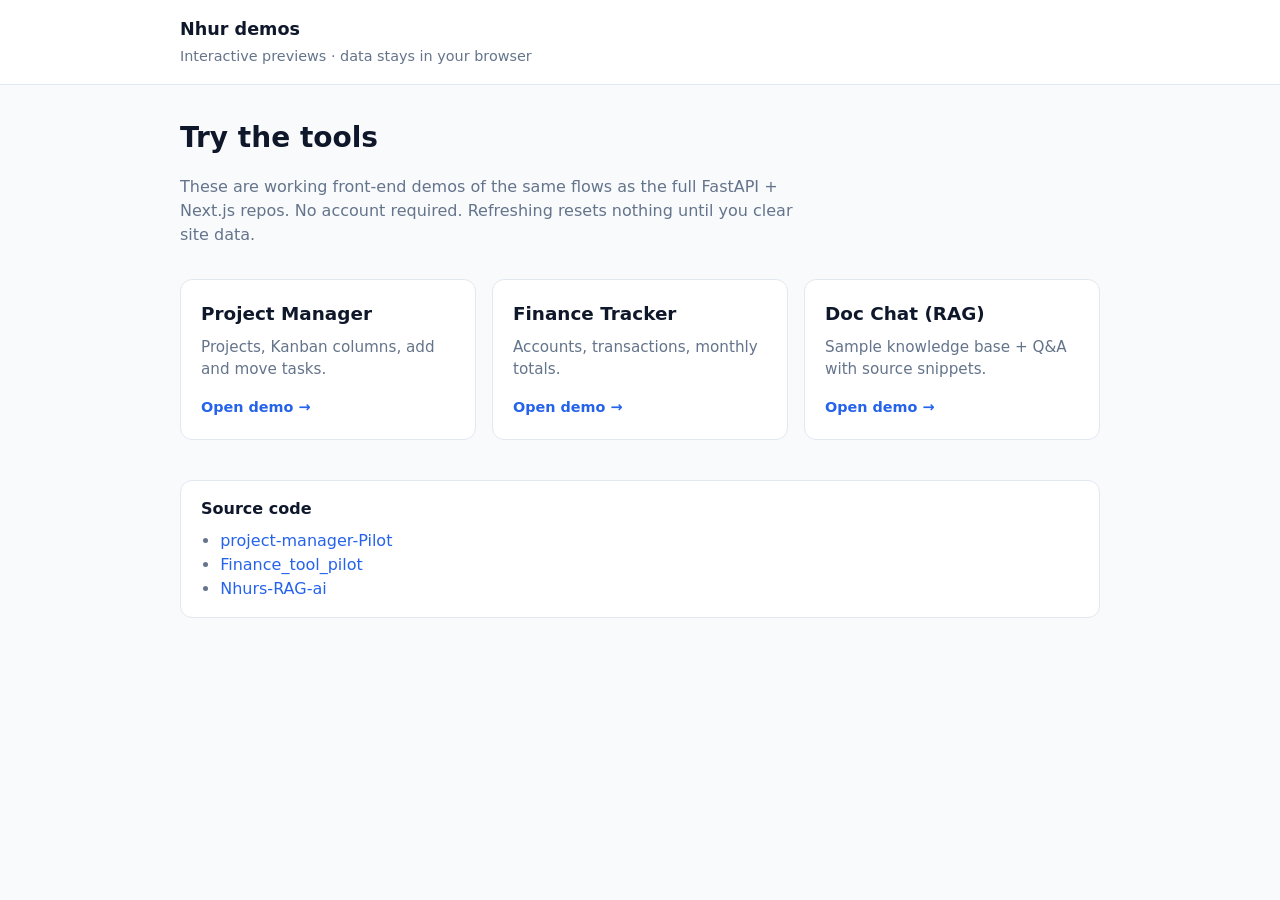
<file: index.html>
<!DOCTYPE html>
<html lang="en">
<head>
  <meta charset="UTF-8" />
  <meta name="viewport" content="width=device-width, initial-scale=1" />
  <title>Nhur — live demos</title>
  <link rel="stylesheet" href="styles.css" />
</head>
<body>
  <header class="top">
    <div class="wrap">
      <a class="logo" href="index.html">Nhur demos</a>
      <p class="tag">Interactive previews · data stays in your browser</p>
    </div>
  </header>

  <main class="wrap">
    <h1>Try the tools</h1>
    <p class="lead">
      These are working front-end demos of the same flows as the full FastAPI + Next.js repos.
      No account required. Refreshing resets nothing until you clear site data.
    </p>

    <div class="cards">
      <a class="card" href="pm/">
        <h2>Project Manager</h2>
        <p>Projects, Kanban columns, add and move tasks.</p>
        <span class="go">Open demo →</span>
      </a>
      <a class="card" href="finance/">
        <h2>Finance Tracker</h2>
        <p>Accounts, transactions, monthly totals.</p>
        <span class="go">Open demo →</span>
      </a>
      <a class="card" href="rag/">
        <h2>Doc Chat (RAG)</h2>
        <p>Sample knowledge base + Q&A with source snippets.</p>
        <span class="go">Open demo →</span>
      </a>
    </div>

    <section class="note">
      <h3>Source code</h3>
      <ul>
        <li><a href="https://github.com/Invenitur42/project-manager-Pilot">project-manager-Pilot</a></li>
        <li><a href="https://github.com/Invenitur42/Finance_tool_pilot">Finance_tool_pilot</a></li>
        <li><a href="https://github.com/Invenitur42/Nhurs-RAG-ai">Nhurs-RAG-ai</a></li>
      </ul>
    </section>
  </main>
</body>
</html>
</file>
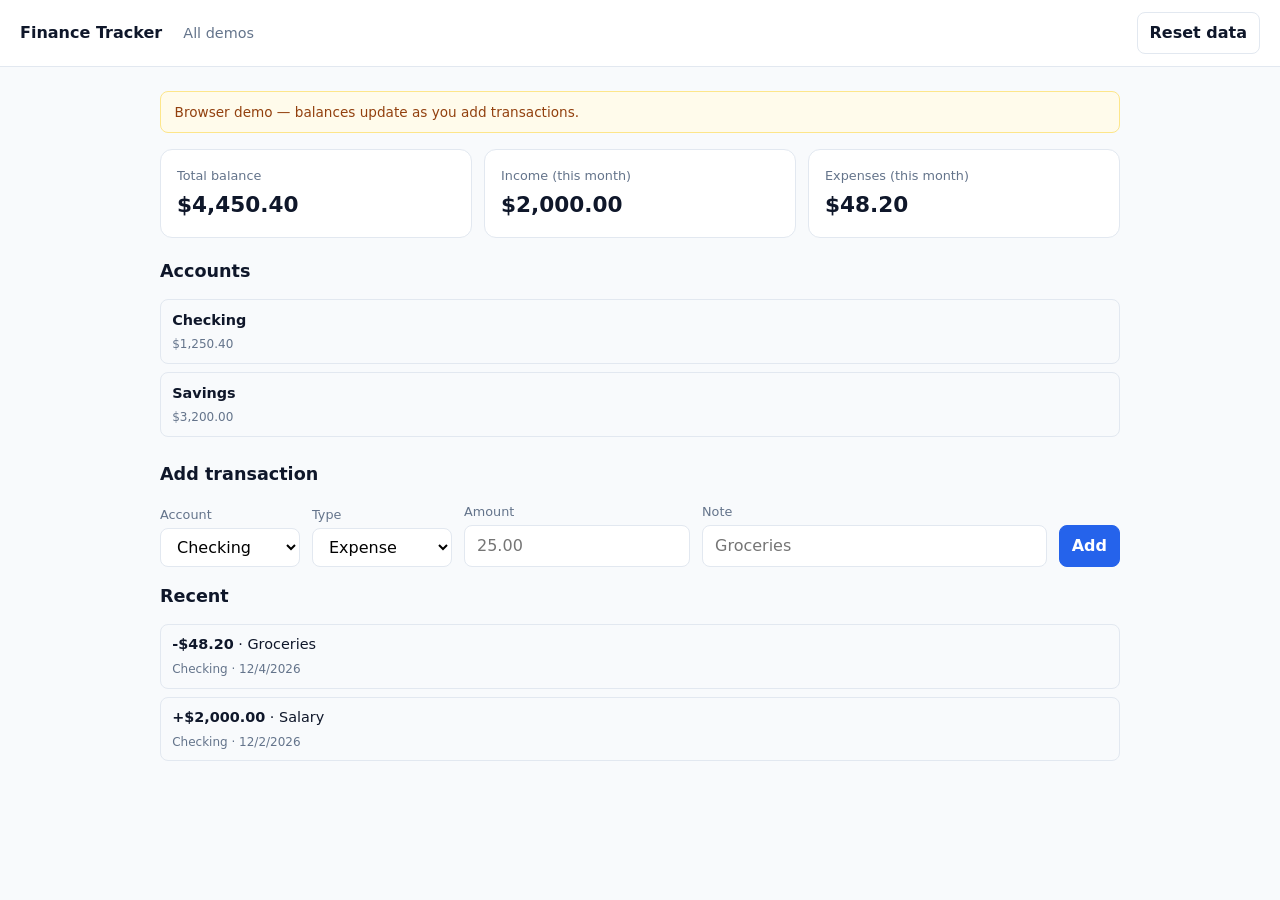
<file: finance/index.html>
<!DOCTYPE html>
<html lang="en">
<head>
  <meta charset="UTF-8" />
  <meta name="viewport" content="width=device-width, initial-scale=1" />
  <title>Finance demo</title>
  <link rel="stylesheet" href="../styles.css" />
</head>
<body>
  <div class="app-bar">
    <div>
      <span class="title">Finance Tracker</span>
      <nav style="display:inline;margin-left:1rem">
        <a href="../index.html">All demos</a>
      </nav>
    </div>
    <button type="button" class="secondary" id="reset">Reset data</button>
  </div>

  <div class="panel">
    <div class="banner">Browser demo — balances update as you add transactions.</div>

    <div class="stats" id="stats"></div>

    <h2 style="font-size:1.1rem">Accounts</h2>
    <div id="accounts" style="margin-bottom:1.5rem"></div>

    <h2 style="font-size:1.1rem">Add transaction</h2>
    <div class="row">
      <div>
        <label>Account</label>
        <select id="acct"></select>
      </div>
      <div>
        <label>Type</label>
        <select id="type">
          <option value="expense">Expense</option>
          <option value="income">Income</option>
        </select>
      </div>
      <div>
        <label>Amount</label>
        <input id="amount" type="number" min="0" step="0.01" placeholder="25.00" />
      </div>
      <div style="flex:1">
        <label>Note</label>
        <input id="note" placeholder="Groceries" style="width:100%" />
      </div>
      <button type="button" id="addTx">Add</button>
    </div>

    <h2 style="font-size:1.1rem">Recent</h2>
    <div id="txList"></div>
  </div>

  <script src="app.js"></script>
</body>
</html>
</file>
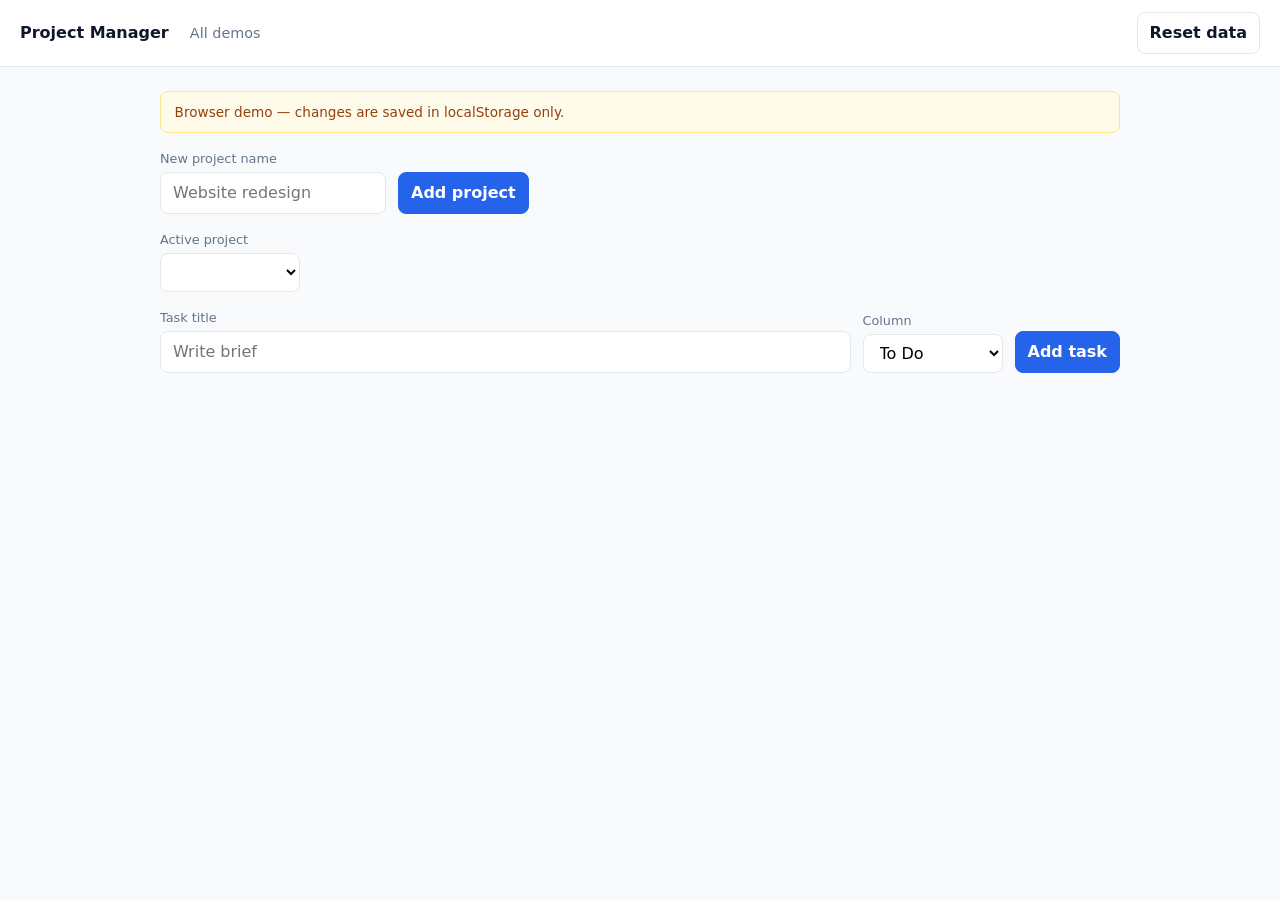
<file: pm/index.html>
<!DOCTYPE html>
<html lang="en">
<head>
  <meta charset="UTF-8" />
  <meta name="viewport" content="width=device-width, initial-scale=1" />
  <title>Project Manager demo</title>
  <link rel="stylesheet" href="../styles.css" />
</head>
<body>
  <div class="app-bar">
    <div>
      <span class="title">Project Manager</span>
      <nav style="display:inline;margin-left:1rem">
        <a href="../index.html">All demos</a>
      </nav>
    </div>
    <button type="button" class="secondary" id="reset">Reset data</button>
  </div>

  <div class="panel">
    <div class="banner">Browser demo — changes are saved in localStorage only.</div>

    <div class="row">
      <div>
        <label>New project name</label>
        <input id="projName" placeholder="Website redesign" />
      </div>
      <button type="button" id="addProj">Add project</button>
    </div>

    <div class="row">
      <div>
        <label>Active project</label>
        <select id="projSelect"></select>
      </div>
    </div>

    <div class="row">
      <div style="flex:1">
        <label>Task title</label>
        <input id="taskTitle" placeholder="Write brief" style="width:100%" />
      </div>
      <div>
        <label>Column</label>
        <select id="taskCol">
          <option value="todo">To Do</option>
          <option value="doing">In Progress</option>
          <option value="done">Done</option>
        </select>
      </div>
      <button type="button" id="addTask">Add task</button>
    </div>

    <div class="grid-3" id="board"></div>
  </div>

  <script src="app.js"></script>
</body>
</html>
</file>
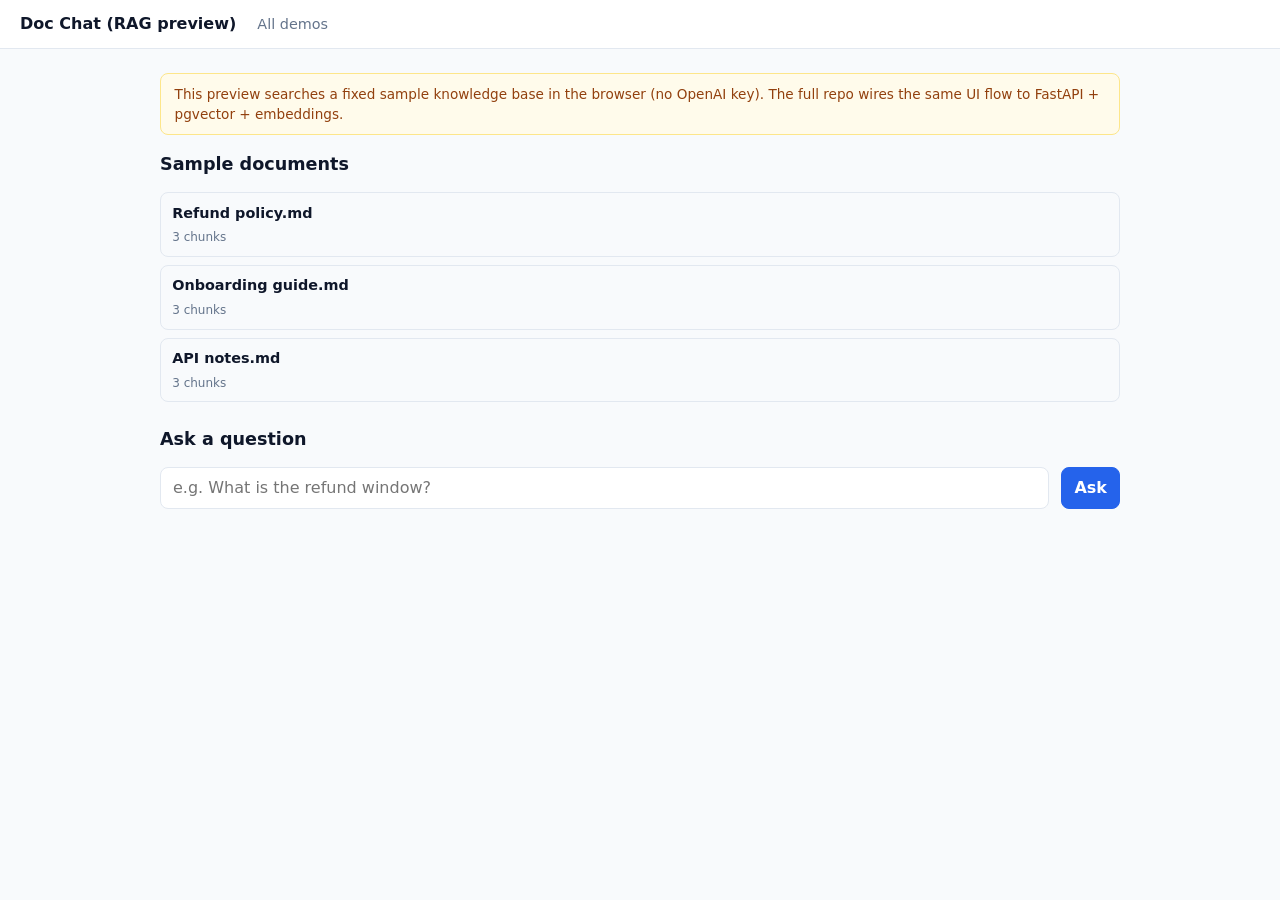
<file: rag/index.html>
<!DOCTYPE html>
<html lang="en">
<head>
  <meta charset="UTF-8" />
  <meta name="viewport" content="width=device-width, initial-scale=1" />
  <title>Doc Chat demo</title>
  <link rel="stylesheet" href="../styles.css" />
</head>
<body>
  <div class="app-bar">
    <div>
      <span class="title">Doc Chat (RAG preview)</span>
      <nav style="display:inline;margin-left:1rem">
        <a href="../index.html">All demos</a>
      </nav>
    </div>
  </div>

  <div class="panel">
    <div class="banner">
      This preview searches a fixed sample knowledge base in the browser (no OpenAI key).
      The full repo wires the same UI flow to FastAPI + pgvector + embeddings.
    </div>

    <h2 style="font-size:1.1rem">Sample documents</h2>
    <div id="docs" style="margin-bottom:1.5rem"></div>

    <h2 style="font-size:1.1rem">Ask a question</h2>
    <div class="row">
      <input id="q" style="flex:1;width:100%" placeholder="e.g. What is the refund window?" />
      <button type="button" id="ask">Ask</button>
    </div>

    <div class="chat" id="chat"></div>
  </div>

  <script src="app.js"></script>
</body>
</html>
</file>
<file: styles.css>
:root {
  --bg: #f8fafc;
  --card: #fff;
  --text: #0f172a;
  --muted: #64748b;
  --border: #e2e8f0;
  --brand: #2563eb;
  --brand-soft: #eff6ff;
  --ok: #059669;
  --danger: #dc2626;
}
* { box-sizing: border-box; }
body {
  margin: 0;
  font-family: system-ui, -apple-system, Segoe UI, Roboto, sans-serif;
  background: var(--bg);
  color: var(--text);
  line-height: 1.5;
}
a { color: var(--brand); text-decoration: none; }
a:hover { text-decoration: underline; }
.wrap { max-width: 960px; margin: 0 auto; padding: 0 1.25rem; }
.top {
  background: var(--card);
  border-bottom: 1px solid var(--border);
  padding: 1rem 0;
  margin-bottom: 2rem;
}
.logo { font-weight: 700; font-size: 1.1rem; color: var(--text); text-decoration: none; }
.tag { margin: 0.25rem 0 0; color: var(--muted); font-size: 0.9rem; }
h1 { font-size: 1.75rem; margin: 0 0 0.5rem; }
.lead { color: var(--muted); max-width: 40rem; }
.cards {
  display: grid;
  grid-template-columns: repeat(auto-fit, minmax(240px, 1fr));
  gap: 1rem;
  margin: 2rem 0;
}
.card {
  display: block;
  background: var(--card);
  border: 1px solid var(--border);
  border-radius: 12px;
  padding: 1.25rem;
  color: inherit;
  text-decoration: none;
  transition: box-shadow 0.15s, border-color 0.15s;
}
.card:hover {
  border-color: #bfdbfe;
  box-shadow: 0 8px 24px rgba(15, 23, 42, 0.06);
  text-decoration: none;
}
.card h2 { margin: 0 0 0.5rem; font-size: 1.15rem; }
.card p { margin: 0; color: var(--muted); font-size: 0.95rem; }
.go { display: inline-block; margin-top: 1rem; font-weight: 600; color: var(--brand); font-size: 0.9rem; }
.note {
  margin: 2.5rem 0 3rem;
  padding: 1rem 1.25rem;
  background: var(--card);
  border: 1px solid var(--border);
  border-radius: 12px;
}
.note h3 { margin: 0 0 0.5rem; font-size: 1rem; }
.note ul { margin: 0; padding-left: 1.2rem; color: var(--muted); }

/* App shell */
.app-bar {
  display: flex;
  align-items: center;
  justify-content: space-between;
  gap: 1rem;
  background: var(--card);
  border-bottom: 1px solid var(--border);
  padding: 0.75rem 1.25rem;
}
.app-bar .title { font-weight: 700; }
.app-bar nav a { margin-right: 0.75rem; color: var(--muted); font-size: 0.9rem; }
.app-bar nav a:hover { color: var(--brand); }
.panel {
  max-width: 1000px;
  margin: 1.5rem auto;
  padding: 0 1.25rem 3rem;
}
.row { display: flex; flex-wrap: wrap; gap: 0.75rem; align-items: end; margin-bottom: 1rem; }
label { display: block; font-size: 0.8rem; color: var(--muted); margin-bottom: 0.25rem; }
input, select, textarea, button {
  font: inherit;
  border-radius: 8px;
  border: 1px solid var(--border);
  padding: 0.5rem 0.75rem;
}
input, select, textarea { background: #fff; min-width: 140px; }
textarea { width: 100%; min-height: 80px; }
button {
  background: var(--brand);
  color: #fff;
  border-color: var(--brand);
  cursor: pointer;
  font-weight: 600;
}
button.secondary { background: #fff; color: var(--text); border-color: var(--border); }
button.danger { background: var(--danger); border-color: var(--danger); }
button:disabled { opacity: 0.6; cursor: not-allowed; }
.grid-3 {
  display: grid;
  grid-template-columns: repeat(3, 1fr);
  gap: 0.75rem;
}
@media (max-width: 800px) { .grid-3 { grid-template-columns: 1fr; } }
.col {
  background: var(--card);
  border: 1px solid var(--border);
  border-radius: 12px;
  padding: 0.75rem;
  min-height: 220px;
}
.col h3 {
  margin: 0 0 0.75rem;
  font-size: 0.85rem;
  text-transform: uppercase;
  letter-spacing: 0.04em;
  color: var(--muted);
}
.task, .item {
  background: var(--bg);
  border: 1px solid var(--border);
  border-radius: 8px;
  padding: 0.6rem 0.7rem;
  margin-bottom: 0.5rem;
  font-size: 0.9rem;
}
.task .meta, .item .meta { color: var(--muted); font-size: 0.75rem; margin-top: 0.25rem; }
.stats {
  display: grid;
  grid-template-columns: repeat(3, 1fr);
  gap: 0.75rem;
  margin-bottom: 1.25rem;
}
.stat {
  background: var(--card);
  border: 1px solid var(--border);
  border-radius: 12px;
  padding: 1rem;
}
.stat .label { color: var(--muted); font-size: 0.8rem; }
.stat .value { font-size: 1.35rem; font-weight: 700; margin-top: 0.25rem; }
.chat {
  display: flex;
  flex-direction: column;
  gap: 0.75rem;
  max-width: 720px;
}
.bubble {
  background: var(--card);
  border: 1px solid var(--border);
  border-radius: 12px;
  padding: 0.85rem 1rem;
}
.bubble.user { background: var(--brand-soft); border-color: #bfdbfe; }
.sources {
  margin-top: 0.5rem;
  font-size: 0.8rem;
  color: var(--muted);
  border-top: 1px dashed var(--border);
  padding-top: 0.5rem;
}
.banner {
  background: #fffbeb;
  border: 1px solid #fde68a;
  color: #92400e;
  border-radius: 8px;
  padding: 0.6rem 0.85rem;
  font-size: 0.85rem;
  margin-bottom: 1rem;
}
</file>
